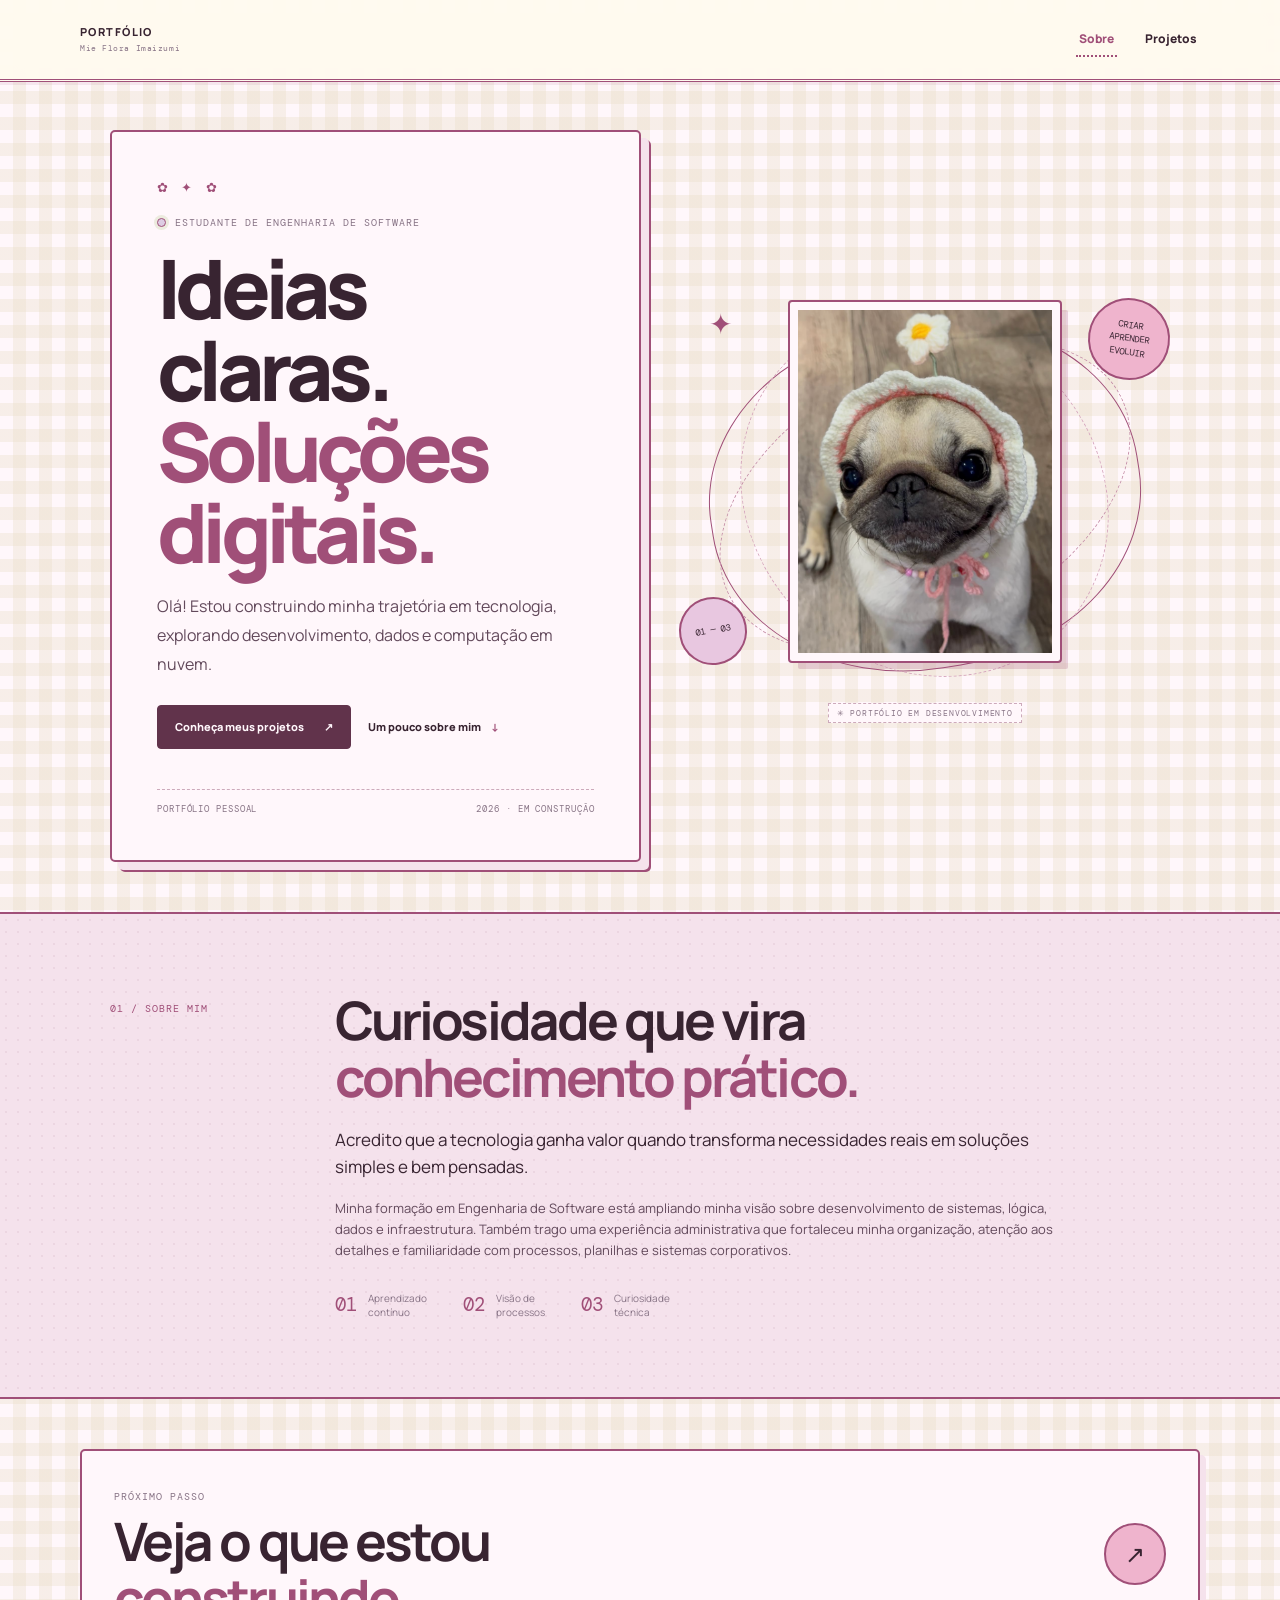
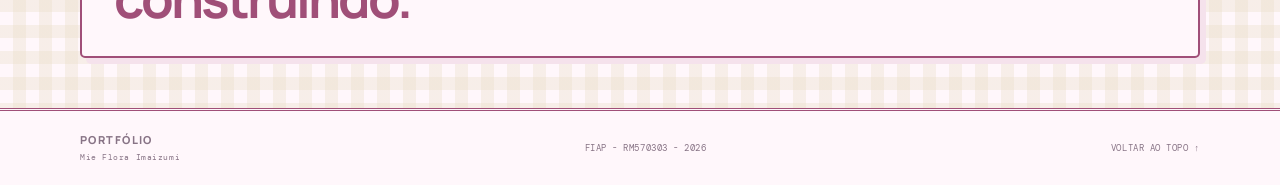
<file: index.html>
<!doctype html><html lang="pt-BR"><head><meta charset="utf-8"><meta name="viewport" content="width=device-width,initial-scale=1"><meta name="description" content="Portfólio de estudante de Engenharia de Software."><title>Portfólio — Engenharia de Software</title><link rel="preconnect" href="https://fonts.googleapis.com"><link rel="preconnect" href="https://fonts.gstatic.com" crossorigin><link href="https://fonts.googleapis.com/css2?family=DM+Mono:wght@400;500&family=Manrope:wght@400;500;600;700;800&display=swap" rel="stylesheet"><link rel="stylesheet" href="style.css"><script src="script.js" defer></script></head><body><a class="skip-link" href="#conteudo">Pular para o conteúdo</a>
<header class="site-header"><a class="wordmark" href="index.html"><span>PORTFÓLIO<small>Mie Flora Imaizumi</small></span></a><button class="menu-toggle" aria-label="Abrir menu" aria-expanded="false" aria-controls="menu">☰</button><nav class="main-nav" id="menu"><a class="active" href="index.html" aria-current="page">Sobre</a><a href="projetos.html">Projetos</a></nav></header>
<main id="conteudo"><section class="hero page-wrap"><div class="hero-copy reveal"><p class="eyebrow"><span class="pulse"></span> ESTUDANTE DE ENGENHARIA DE SOFTWARE</p><h1>Ideias claras.<br><em>Soluções digitais.</em></h1><p class="hero-intro">Olá! Estou construindo minha trajetória em tecnologia, explorando desenvolvimento, dados e computação em nuvem.</p><div class="hero-cta"><a class="button button-dark" href="projetos.html">Conheça meus projetos <span>↗</span></a><a class="text-link" href="#sobre">Um pouco sobre mim <span>↓</span></a></div><div class="hero-meta"><span>PORTFÓLIO PESSOAL</span><span>2026 · EM CONSTRUÇÃO</span></div></div><div class="hero-art reveal" aria-label="Espaço reservado para foto de perfil"><div class="art-ring ring-one"></div><div class="art-ring ring-two"></div><div class="portrait-placeholder photo-placeholder"><img class="profile-photo" src="assets/foto-mie-flora.png" alt="Cachorrinho usando um gorro de crochê com uma margarida"></div><span class="art-sticker sticker-top">CRIAR<br>APRENDER<br>EVOLUIR</span><span class="art-sticker sticker-bottom">01 — 03</span><div class="art-caption">✳ PORTFÓLIO EM DESENVOLVIMENTO</div></div></section>
<section class="intro-band" id="sobre"><div class="page-wrap about-grid"><p class="section-kicker reveal">01 / SOBRE MIM</p><div class="about-copy reveal"><h2>Curiosidade que vira<br><em>conhecimento prático.</em></h2><p class="body-large">Acredito que a tecnologia ganha valor quando transforma necessidades reais em soluções simples e bem pensadas.</p><p>Minha formação em Engenharia de Software está ampliando minha visão sobre desenvolvimento de sistemas, lógica, dados e infraestrutura. Também trago uma experiência administrativa que fortaleceu minha organização, atenção aos detalhes e familiaridade com processos, planilhas e sistemas corporativos.</p><div class="quick-facts"><div><b>01</b><span>Aprendizado<br>contínuo</span></div><div><b>02</b><span>Visão de<br>processos</span></div><div><b>03</b><span>Curiosidade<br>técnica</span></div></div></div></div></section><section class="next-panel page-wrap reveal"><div><p class="eyebrow">PRÓXIMO PASSO</p><h2>Veja o que estou<br><em>construindo.</em></h2></div><a class="round-arrow" href="projetos.html" aria-label="Ir para projetos">↗</a></section></main><footer class="site-footer"><a class="wordmark" href="index.html"><span>PORTFÓLIO<small>Mie Flora Imaizumi</small></span></a><span>FIAP - RM570303 - 2026</span><a href="#conteudo">VOLTAR AO TOPO ↑</a></footer></body></html>
</file>
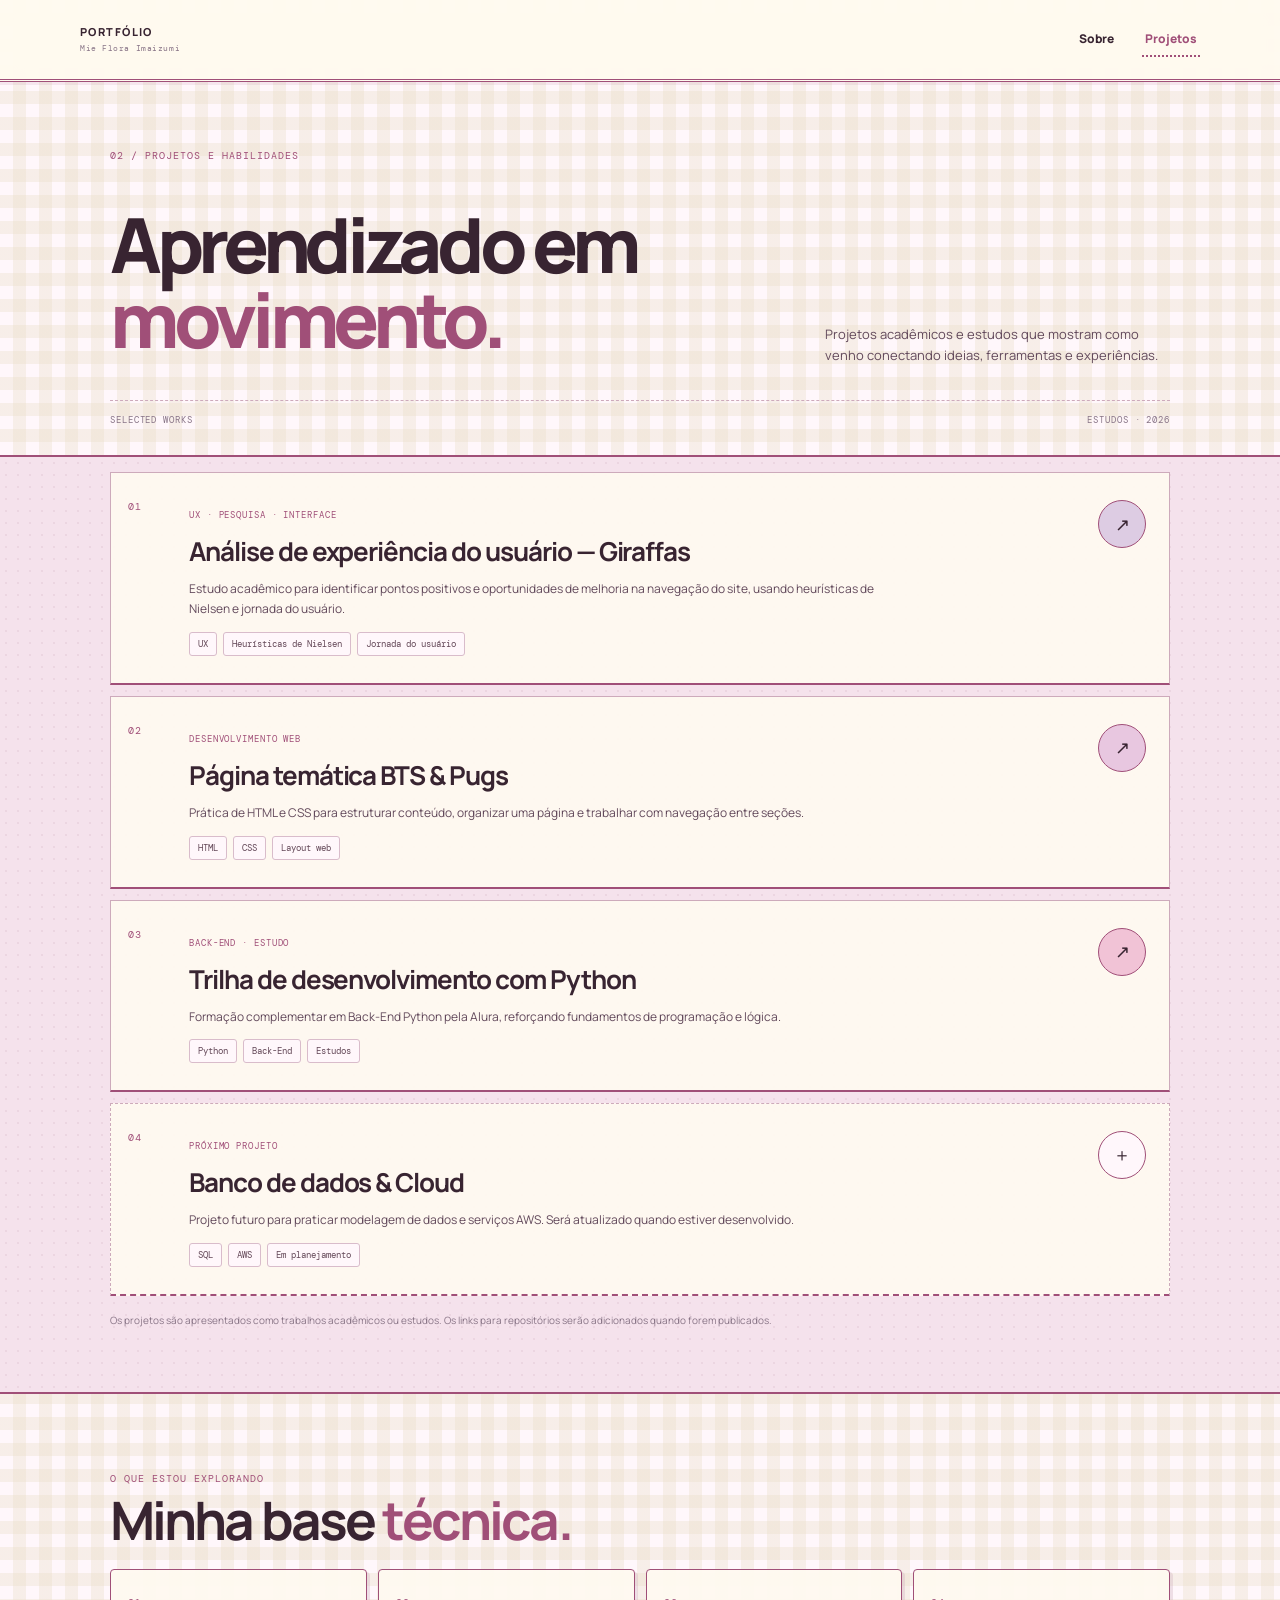
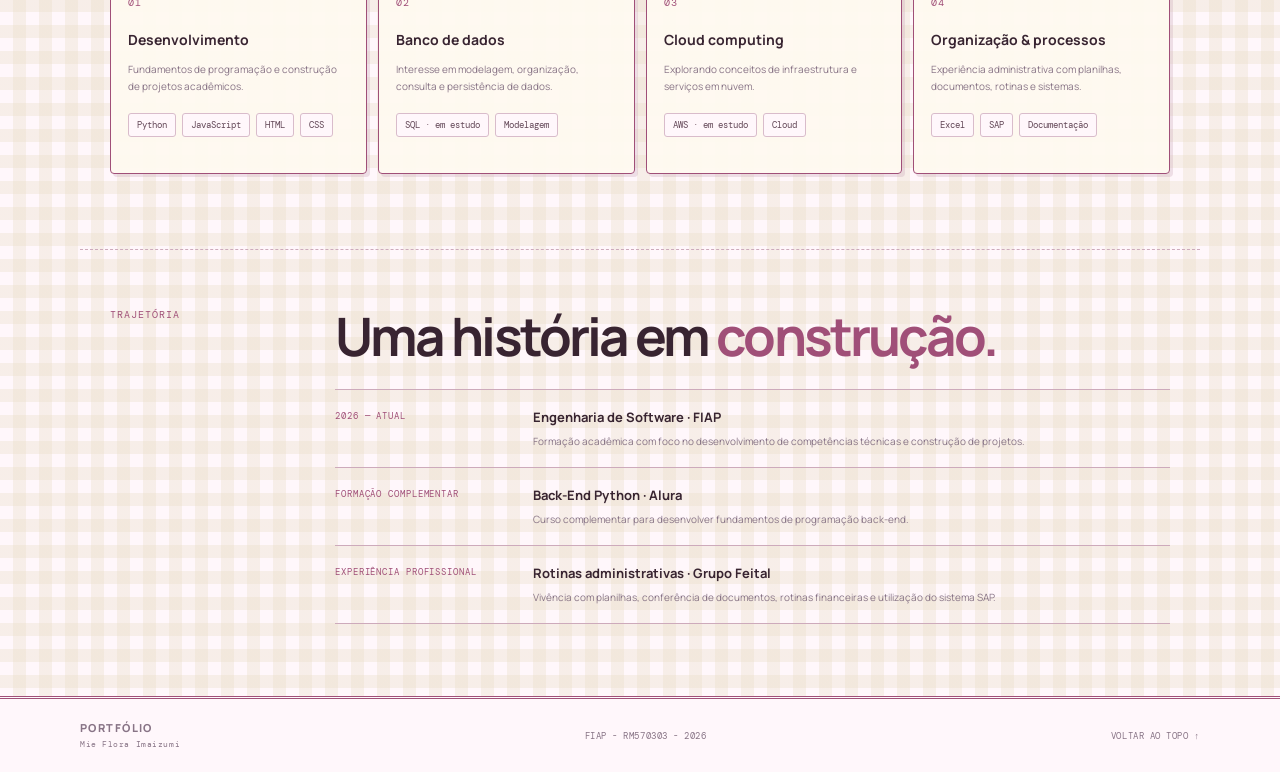
<file: projetos.html>
<!doctype html>
<html lang="pt-BR">
<head><meta charset="utf-8"><meta name="viewport" content="width=device-width, initial-scale=1"><meta name="description" content="Projetos e competências em desenvolvimento, UX, dados e cloud."><title>Projetos — Portfólio</title><link rel="preconnect" href="https://fonts.googleapis.com"><link rel="preconnect" href="https://fonts.gstatic.com" crossorigin><link href="https://fonts.googleapis.com/css2?family=DM+Mono:wght@400;500&family=Manrope:wght@400;500;600;700;800&display=swap" rel="stylesheet"><link rel="stylesheet" href="style.css"><script src="script.js" defer></script></head>
<body><a class="skip-link" href="#conteudo">Pular para o conteúdo</a><header class="site-header"><a class="wordmark" href="index.html" aria-label="Portfólio, início"><span>PORTFÓLIO<small>Mie Flora Imaizumi</small></span></a><button class="menu-toggle" aria-label="Abrir menu" aria-expanded="false" aria-controls="menu">☰</button><nav class="main-nav" id="menu"><a href="index.html">Sobre</a><a class="active" href="projetos.html" aria-current="page">Projetos</a></nav></header>
<main id="conteudo"><section class="page-hero page-wrap"><p class="section-kicker reveal">02 / PROJETOS E HABILIDADES</p><div class="page-title-row reveal"><h1>Aprendizado em<br><em>movimento.</em></h1><p>Projetos acadêmicos e estudos que mostram como venho conectando ideias, ferramentas e experiências.</p></div><div class="hero-meta"><span>SELECTED WORKS</span><span>ESTUDOS · 2026</span></div></section>
<section class="projects-section"><div class="page-wrap">
<article class="work-card reveal"><div class="work-index">01</div><div class="work-content"><p class="project-type">UX · PESQUISA · INTERFACE</p><h2>Análise de experiência do usuário — Giraffas</h2><p>Estudo acadêmico para identificar pontos positivos e oportunidades de melhoria na navegação do site, usando heurísticas de Nielsen e jornada do usuário.</p><div class="chips"><span>UX</span><span>Heurísticas de Nielsen</span><span>Jornada do usuário</span></div></div><div class="work-symbol symbol-lime">↗</div></article>
<article class="work-card reveal"><div class="work-index">02</div><div class="work-content"><p class="project-type">DESENVOLVIMENTO WEB</p><h2>Página temática BTS &amp; Pugs</h2><p>Prática de HTML e CSS para estruturar conteúdo, organizar uma página e trabalhar com navegação entre seções.</p><div class="chips"><span>HTML</span><span>CSS</span><span>Layout web</span></div></div><div class="work-symbol symbol-lilac">↗</div></article>
<article class="work-card reveal"><div class="work-index">03</div><div class="work-content"><p class="project-type">BACK-END · ESTUDO</p><h2>Trilha de desenvolvimento com Python</h2><p>Formação complementar em Back-End Python pela Alura, reforçando fundamentos de programação e lógica.</p><div class="chips"><span>Python</span><span>Back-End</span><span>Estudos</span></div></div><div class="work-symbol symbol-orange">↗</div></article>
<article class="work-card work-future reveal"><div class="work-index">04</div><div class="work-content"><p class="project-type">PRÓXIMO PROJETO</p><h2>Banco de dados &amp; Cloud</h2><p>Projeto futuro para praticar modelagem de dados e serviços AWS. Será atualizado quando estiver desenvolvido.</p><div class="chips"><span>SQL</span><span>AWS</span><span>Em planejamento</span></div></div><div class="work-symbol">＋</div></article>
<p class="source-note">Os projetos são apresentados como trabalhos acadêmicos ou estudos. Os links para repositórios serão adicionados quando forem publicados.</p>
</div></section>
<section class="skills-section"><div class="page-wrap"><div class="section-head reveal"><p class="section-kicker">O QUE ESTOU EXPLORANDO</p><h2>Minha base <em>técnica.</em></h2></div><div class="skill-grid">
<article class="skill-card reveal"><span class="skill-no">01</span><h3>Desenvolvimento</h3><p>Fundamentos de programação e construção de projetos acadêmicos.</p><div class="chips"><span>Python</span><span>JavaScript</span><span>HTML</span><span>CSS</span></div></article>
<article class="skill-card reveal"><span class="skill-no">02</span><h3>Banco de dados</h3><p>Interesse em modelagem, organização, consulta e persistência de dados.</p><div class="chips"><span>SQL · em estudo</span><span>Modelagem</span></div></article>
<article class="skill-card reveal"><span class="skill-no">03</span><h3>Cloud computing</h3><p>Explorando conceitos de infraestrutura e serviços em nuvem.</p><div class="chips"><span>AWS · em estudo</span><span>Cloud</span></div></article>
<article class="skill-card reveal"><span class="skill-no">04</span><h3>Organização &amp; processos</h3><p>Experiência administrativa com planilhas, documentos, rotinas e sistemas.</p><div class="chips"><span>Excel</span><span>SAP</span><span>Documentação</span></div></article></div></div></section>
<section class="journey-section page-wrap"><div class="section-kicker reveal">TRAJETÓRIA</div><div class="journey-copy"><h2 class="reveal">Uma história em <em>construção.</em></h2><div class="timeline"><article class="reveal"><span>2026 — ATUAL</span><div><h3>Engenharia de Software · FIAP</h3><p>Formação acadêmica com foco no desenvolvimento de competências técnicas e construção de projetos.</p></div></article><article class="reveal"><span>FORMAÇÃO COMPLEMENTAR</span><div><h3>Back-End Python · Alura</h3><p>Curso complementar para desenvolver fundamentos de programação back-end.</p></div></article><article class="reveal"><span>EXPERIÊNCIA PROFISSIONAL</span><div><h3>Rotinas administrativas · Grupo Feital</h3><p>Vivência com planilhas, conferência de documentos, rotinas financeiras e utilização do sistema SAP.</p></div></article></div></div></section></main>
<footer class="site-footer"><a class="wordmark" href="index.html"><span>PORTFÓLIO<small>Mie Flora Imaizumi</small></span></a><span>FIAP - RM570303 - 2026</span><a href="#conteudo">VOLTAR AO TOPO ↑</a></footer></body></html>
</file>
<file: style.css>
:root {
  --paper: #fff7fb;
  --cream: #f5e2ec;
  --gingham: #eed7e2;
  --ink: #382431;
  --soft: #62495b;
  --muted: #887486;
  --line: #cdaabb;
  --brown: #a04f78;
  --brown-deep: #61334b;
  --honey: #efb4cd;
  --rose: #f1c3d6;
  --mint: #ddcce3;
  --lilac: #e8c7e0;
  --mono: 'DM Mono', 'Courier New', monospace;
  --sans: Manrope, Arial, sans-serif;
  --max: 1120px;
}

* { box-sizing: border-box; }
html { scroll-behavior: smooth; scroll-padding-top: 90px; }
body {
  margin: 0;
  color: var(--ink);
  font-family: var(--sans);
  line-height: 1.65;
  background-color: var(--paper);
  background-image: linear-gradient(90deg, transparent 50%, #eadfc960 50%), linear-gradient(transparent 50%, #eadfc960 50%);
  background-size: 26px 26px;
}
a { color: inherit; text-decoration: none; }
.skip-link { position: absolute; left: -999px; top: 10px; z-index: 40; padding: 10px 14px; color: white; background: var(--brown-deep); }
.skip-link:focus { left: 10px; }
.site-header {
  position: sticky; top: 0; z-index: 20; min-height: 82px; display: flex; align-items: center; justify-content: space-between;
  padding: 10px max(calc((100vw - var(--max))/2), 5vw); border-bottom: 3px double var(--brown);
  background: #fffaf0f2; box-shadow: 0 3px 0 #a04f7819; backdrop-filter: blur(12px);
}
.wordmark { display: flex; align-items: center; gap: 11px; font-size: 11px; letter-spacing: .13em; font-weight: 800; line-height: 1.15; }
.wordmark small { display: block; margin-top: 5px; color: var(--muted); font: 8px var(--mono); letter-spacing: .07em; }
.wordmark-icon { width: 39px; height: 39px; display: grid; place-items: center; border: 2px solid var(--brown-deep); border-radius: 5px; color: var(--brown-deep); background: var(--honey); box-shadow: 3px 3px 0 var(--brown); font: 700 18px var(--mono); }
.main-nav { display: flex; align-items: center; gap: 25px; font-size: 12px; font-weight: 800; }
.main-nav>a:not(.nav-contact) { padding: 7px 3px; border-bottom: 2px dotted transparent; }
.main-nav>a:hover, .main-nav>a.active { color: var(--brown); border-bottom-color: var(--brown); }
.nav-contact { padding: 8px 13px; border: 1px solid var(--brown); border-radius: 4px; background: var(--cream); }
.nav-contact span { margin-left: 8px; }
.menu-toggle { display: none; padding: 5px 9px; border: 1px solid var(--brown); border-radius: 4px; color: var(--ink); background: var(--cream); font-size: 22px; }
.page-wrap { max-width: var(--max); margin: auto; padding-right: 30px; padding-left: 30px; }
.hero { min-height: 620px; display: grid; grid-template-columns: 1.04fr .96fr; gap: 38px; align-items: center; padding-top: 48px; padding-bottom: 50px; }
.hero-copy { position: relative; z-index: 1; padding: clamp(25px, 4vw, 45px); border: 2px solid var(--brown); border-radius: 5px; background: var(--paper); box-shadow: 8px 8px 0 var(--cream), 10px 10px 0 var(--brown); }
.hero-copy:before, .process-content:before { content: '✿  ✦  ✿'; display: block; margin-bottom: 18px; color: var(--brown); font-size: 13px; letter-spacing: .4em; }
.eyebrow, .section-kicker, .hero-meta, .art-caption, .project-type, .work-index, .skill-no, .reference>span, .reference>small, .timeline>article>span, .link-placeholders span { font: 10px var(--mono); letter-spacing: .1em; }
.eyebrow { display: flex; align-items: center; gap: 9px; color: var(--muted); }
.pulse { width: 9px; height: 9px; border: 1px solid var(--brown); border-radius: 50%; background: var(--mint); box-shadow: 0 0 0 3px #c5d2a255; }
.hero h1, .page-title-row h1 { margin: 19px 0; font-size: clamp(47px, 6.8vw, 82px); font-weight: 800; line-height: .99; letter-spacing: -.07em; }
.hero h1 em, .page-title-row h1 em, .about-copy h2 em, .next-panel h2 em, .section-head h2 em, .journey-copy h2 em, .process-content h2 em, .final-reflection h2 em { color: var(--brown); font-style: normal; }
.hero-intro { max-width: 470px; color: var(--soft); font-size: 16px; line-height: 1.8; }
.hero-cta { display: flex; flex-wrap: wrap; align-items: center; gap: 17px; margin-top: 26px; }
.button { display: inline-flex; align-items: center; gap: 20px; padding: 12px 17px; border: 1px solid var(--brown-deep); border-radius: 4px; font-size: 11px; font-weight: 800; transition: transform .2s, box-shadow .2s; }
.button:hover { transform: translate(-2px,-2px); box-shadow: 3px 3px 0 var(--brown); }
.button-dark { color: var(--paper); background: var(--brown-deep); }
.text-link { font-size: 11px; font-weight: 800; }
.text-link span { margin-left: 8px; color: var(--brown); }
.hero-meta { display: flex; justify-content: space-between; gap: 12px; margin-top: 40px; padding-top: 13px; border-top: 1px dashed var(--line); color: var(--muted); font-size: 9px; }
.hero-art { position: relative; min-height: 455px; display: grid; place-items: center; padding-bottom: 28px; }
.hero-art:before { content: ''; position: absolute; inset: 12% 6%; border: 1px solid var(--brown); border-radius: 48%; transform: rotate(-9deg); }
.hero-art:after { content: '✦'; position: absolute; top: 7%; left: 6%; color: var(--brown); font-size: 28px; }
.portrait-placeholder { position: relative; z-index: 2; width: min(66%, 270px); aspect-ratio: .88; overflow: hidden; display: flex; flex-direction: column; align-items: center; justify-content: center; border: 8px solid var(--paper); outline: 2px solid var(--brown); border-radius: 2px; background: repeating-linear-gradient(0deg, #f8e9f0, #f8e9f0 14px, #f2dce7 14px, #f2dce7 28px); text-align: center; box-shadow: 8px 8px 0 #a04f7838; }
.portrait-placeholder:before { content: '✿'; position: absolute; top: 9%; color: #b87598; font-size: 50px; opacity: .45; }
.portrait-placeholder.photo-placeholder { display: block; aspect-ratio: 436 / 580; padding: 0; background: #f3e5eb; }
.portrait-placeholder.photo-placeholder:before { content: none; }
.profile-photo { display: block; width: 100%; height: 100%; object-fit: cover; object-position: center; }
.portrait-placeholder:after { content: ''; position: absolute; inset: 15px; border: 1px dashed #9f718b; }
.portrait-placeholder>* { position: relative; z-index: 2; }
.portrait-placeholder span { margin-top: 55px; color: var(--muted); font: 10px var(--mono); letter-spacing: .2em; }
.portrait-placeholder strong { margin: 8px; font-size: 24px; line-height: 1.08; }
.portrait-placeholder small { color: var(--muted); font: 9px var(--mono); }
.art-ring { position: absolute; border: 1px dashed #c894ac; border-radius: 50%; transform: rotate(-27deg); }
.ring-one { width: 440px; height: 270px; }
.ring-two { width: 385px; height: 345px; transform: rotate(41deg); border-color: #d7a9bf; }
.art-sticker { position: absolute; z-index: 3; width: 82px; height: 82px; display: grid; place-content: center; border: 2px solid var(--brown); border-radius: 50%; background: var(--honey); text-align: center; font: 9px/1.5 var(--mono); transform: rotate(8deg); }
.sticker-top { top: 30px; right: 0; }
.sticker-bottom { bottom: 58px; left: 0; width: 68px; height: 68px; background: var(--lilac); transform: rotate(-10deg); }
.art-caption { position: absolute; right: 50%; bottom: 0; transform: translateX(50%); padding: 4px 8px; border: 1px dashed var(--line); background: var(--paper); color: var(--muted); font-size: 8px; white-space: nowrap; }
.intro-band, .projects-section, .process-section { border-block: 2px solid var(--brown); background-color: var(--cream); background-image: radial-gradient(#cdaabb38 1px, transparent 1px); background-size: 12px 12px; }
.intro-band { padding: 78px 0; }
.about-grid, .journey-section, .process-grid { display: grid; grid-template-columns: 180px 1fr; gap: 45px; }
.section-kicker { color: var(--brown); }
.about-copy h2, .next-panel h2, .section-head h2, .journey-copy h2, .process-content h2 { margin: 0 0 20px; font-size: clamp(32px, 4.8vw, 53px); line-height: 1.08; letter-spacing: -.055em; }
.about-copy p { max-width: 740px; color: var(--soft); font-size: 13px; }
.about-copy .body-large { color: var(--ink); font-size: 17px; line-height: 1.6; }
.quick-facts { display: flex; flex-wrap: wrap; gap: 36px; margin-top: 29px; }
.quick-facts div { display: flex; align-items: center; gap: 11px; }
.quick-facts b { color: var(--brown); font: 19px var(--mono); }
.quick-facts span { color: var(--muted); font-size: 10px; line-height: 1.4; }
.next-panel { display: flex; align-items: center; justify-content: space-between; margin-top: 50px; margin-bottom: 50px; padding: 29px 32px; border: 2px solid var(--brown); border-radius: 5px; background: var(--paper); box-shadow: 6px 6px 0 var(--cream); }
.next-panel h2 { margin: 8px 0 0; }
.round-arrow { width: 62px; height: 62px; display: grid; place-items: center; border: 2px solid var(--brown); border-radius: 50%; background: var(--honey); font-size: 24px; transition: transform .2s; }
.round-arrow:hover { transform: rotate(8deg) scale(1.06); }
.site-footer { display: flex; align-items: center; justify-content: space-between; gap: 20px; padding: 23px max(calc((100vw - var(--max))/2), 5vw); border-top: 3px double var(--brown); background: var(--paper); color: var(--muted); }
.site-footer>span, .site-footer>a:last-child { font: 9px var(--mono); letter-spacing: .06em; }
.site-footer>a:last-child:hover { color: var(--brown); }
.page-hero { padding-top: 57px; padding-bottom: 29px; }
.page-title-row { display: flex; align-items: end; justify-content: space-between; gap: 35px; padding: 16px 0; }
.page-title-row h1 { font-size: clamp(46px, 6.7vw, 76px); }
.page-title-row>p { max-width: 345px; margin-bottom: 10px; color: var(--soft); font-size: 13px; }
.page-hero .hero-meta { margin-top: 8px; }
.projects-section { padding: 15px 0 53px; }
.work-card { display: grid; grid-template-columns: 45px 1fr 54px; gap: 16px; align-items: start; padding: 27px 17px; border: 1px solid #cdaabb; border-bottom: 2px solid var(--brown); background: #fffaf0ed; transition: transform .2s, box-shadow .2s; }
.work-card + .work-card { margin-top: 11px; }
.work-card:hover { transform: translateY(-2px); box-shadow: 4px 4px 0 #a04f7826; }
.work-index, .project-type { color: var(--brown); }
.project-type { font-size: 9px; }
.work-content h2 { margin: 6px 0; font-size: clamp(19px, 2.7vw, 26px); letter-spacing: -.04em; }
.work-content>p:not(.project-type) { max-width: 710px; margin: 0 0 13px; color: var(--soft); font-size: 12px; }
.chips { display: flex; flex-wrap: wrap; gap: 6px; }
.chips span { padding: 5px 8px; border: 1px solid #d9bccb; border-radius: 3px; background: var(--paper); color: #634757; font: 9px var(--mono); }
.work-symbol { width: 48px; height: 48px; display: grid; place-items: center; border: 1px solid var(--brown); border-radius: 50%; background: var(--paper); font-size: 18px; }
.symbol-lime { background: var(--mint); }
.symbol-lilac { background: var(--lilac); }
.symbol-orange { background: var(--rose); }
.work-future { opacity: .85; border-style: dashed; }
.source-note { margin-top: 16px; color: var(--muted); font-size: 10px; }
.skills-section { padding: 68px 0 75px; }
.section-head { margin-bottom: 20px; }
.section-head h2 { margin: 0; }
.section-head .section-kicker { margin-bottom: 7px; }
.skill-grid { display: grid; grid-template-columns: repeat(4,1fr); gap: 11px; }
.skill-card { min-height: 205px; padding: 17px; border: 1px solid var(--brown); border-radius: 4px; background: #fffaf0eF; box-shadow: 3px 3px 0 #cdaabb55; transition: transform .2s; }
.skill-card:hover { transform: translateY(-3px) rotate(-.4deg); }
.skill-no { color: var(--brown); }
.skill-card h3 { margin: 15px 0 6px; font-size: 14px; }
.skill-card p { min-height: 42px; color: var(--muted); font-size: 10px; }
.journey-section { padding-top: 58px; padding-bottom: 72px; border-top: 1px dashed var(--line); }
.journey-copy h2 { margin-bottom: 24px; }
.timeline { border-top: 1px solid var(--line); }
.timeline article { display: grid; grid-template-columns: 180px 1fr; gap: 18px; padding: 17px 0; border-bottom: 1px solid var(--line); }
.timeline>article>span { padding-top: 3px; color: var(--brown); font-size: 9px; }
.timeline h3 { margin: 0 0 5px; font-size: 13px; }
.timeline p { margin: 0; color: var(--muted); font-size: 10px; }
.process-section { padding: 18px 0 70px; }
.process-grid>.section-kicker { padding-top: 29px; }
.process-content { padding: 25px; border: 2px solid var(--brown); background: var(--paper); box-shadow: 6px 6px 0 #cdaabb66; }
.process-content h2 { margin-bottom: 16px; }
.reference-list { border-top: 1px solid var(--line); }
.reference { display: grid; grid-template-columns: 28px 1fr 120px; gap: 12px; padding: 16px 2px; border-bottom: 1px dashed var(--line); }
.reference>span { color: var(--brown); }
.reference>div>a { font-size: 11px; font-weight: 800; }
.reference>div>a:hover { color: var(--brown); text-decoration: underline; }
.reference>div>p { max-width: 620px; margin: 5px 0 0; color: var(--muted); font-size: 10px; }
.reference>small { color: var(--muted); font-size: 8px; text-align: right; }
.idv-block, .prompts-block, .corrections-block { padding-top: 39px; }
.idv-block h2, .prompts-block h2, .corrections-block h2 { margin: 0 0 12px; font-size: 22px; }
.idv-block p { margin: 8px 0; color: var(--soft); font-size: 11px; }
.idv-block code { padding: 3px 5px; border: 1px solid #e2d4c2; border-radius: 3px; background: var(--cream); font: 9px var(--mono); }
.prompts-block h3 { margin: 18px 0 8px; font-size: 12px; }
.prompts-block blockquote { margin: 0; padding: 14px 16px; border-left: 3px solid var(--brown); background: var(--cream); color: var(--soft); font-size: 9px; line-height: 1.8; }
.adjustment-list { padding-left: 18px; }
.adjustment-list li { padding: 4px 0; font-size: 11px; }
.adjustment-list p, .new-prompt { margin: 4px 0 0; color: var(--soft); font-size: 10px; line-height: 1.7; }
.new-prompt { padding: 12px; border: 1px dashed var(--line); border-radius: 4px; background: var(--cream); }
.corrections-block article { display: grid; grid-template-columns: 132px 1fr; gap: 5px 12px; padding: 13px 0; border-top: 1px dashed var(--line); }
.corrections-block article>b { color: var(--brown); font-size: 9px; }
.corrections-block article>p { margin: 0 0 6px; color: var(--soft); font-size: 9px; }
.checklist { display: flex; flex-wrap: wrap; gap: 7px 14px; padding-top: 14px; border-top: 1px dashed var(--line); }
.checklist p { width: 100%; margin: 0; font-size: 10px; }
.checklist span { color: var(--muted); font-size: 9px; }
.final-reflection { padding: 43px 0 5px; }
.final-reflection h2 { max-width: 760px; margin: 12px 0; font-size: clamp(26px, 3.8vw, 40px); line-height: 1.2; letter-spacing: -.05em; }
.final-reflection>p:not(.section-kicker) { max-width: 700px; color: var(--soft); font-size: 11px; }
.link-placeholders { display: flex; flex-wrap: wrap; gap: 8px; margin-top: 19px; }
.link-placeholders span { display: flex; align-items: center; gap: 12px; padding: 8px 10px; border: 1px solid var(--line); border-radius: 4px; background: var(--cream); font-size: 8px; }
.link-placeholders b { color: var(--brown); font: 9px var(--mono); }
:focus-visible { outline: 3px solid #a36d40; outline-offset: 4px; border-radius: 3px; }
.reveal { opacity: 1; transform: none; }
.js-motion .reveal { opacity: 0; transform: translateY(10px); transition: opacity .5s ease, transform .5s ease; }
.js-motion .reveal.visible { opacity: 1; transform: none; }

@media (max-width: 850px) {
  .site-header { padding-right: 24px; padding-left: 24px; }
  .page-wrap { padding-right: 24px; padding-left: 24px; }
  .hero { gap: 25px; }
  .about-grid, .journey-section, .process-grid { grid-template-columns: 135px 1fr; gap: 27px; }
  .skill-grid { grid-template-columns: repeat(2,1fr); }
  .site-footer { padding-right: 24px; padding-left: 24px; }
}
@media (max-width: 650px) {
  .site-header { min-height: 70px; }
  .menu-toggle { display: block; cursor: pointer; }
  .main-nav { position: absolute; top: 67px; left: 0; right: 0; display: none; flex-direction: column; align-items: flex-start; gap: 14px; padding: 17px 24px 20px; border-bottom: 2px solid var(--brown); background: var(--paper); }
  .main-nav.open { display: flex; }
  .page-wrap { padding-right: 19px; padding-left: 19px; }
  .hero { grid-template-columns: 1fr; gap: 16px; padding-top: 36px; padding-bottom: 38px; }
  .hero-copy { padding: 24px; box-shadow: 5px 5px 0 var(--cream), 7px 7px 0 var(--brown); }
  .hero h1 { font-size: clamp(47px, 12vw, 66px); }
  .hero-art { min-height: 390px; padding-bottom: 24px; }
  .portrait-placeholder { width: min(64%, 240px); }
  .ring-one { width: 330px; height: 215px; }
  .ring-two { width: 310px; height: 270px; }
  .sticker-top { top: 16px; right: 1%; }
  .sticker-bottom { bottom: 47px; left: 1%; }
  .hero-meta { margin-top: 31px; font-size: 8px; }
  .intro-band { padding: 55px 0; }
  .about-grid, .journey-section, .process-grid { grid-template-columns: 1fr; gap: 16px; }
  .about-copy h2, .next-panel h2, .section-head h2, .journey-copy h2, .process-content h2 { font-size: 34px; }
  .about-copy .body-large { font-size: 15px; }
  .quick-facts { gap: 22px; }
  .quick-facts div { gap: 7px; }
  .quick-facts b { font-size: 16px; }
  .next-panel { margin-top: 35px; margin-bottom: 37px; padding: 21px; }
  .round-arrow { width: 53px; height: 53px; }
  .site-footer { align-items: flex-start; flex-direction: column; gap: 13px; padding-top: 20px; padding-bottom: 20px; }
  .page-hero { padding-top: 42px; }
  .page-title-row { display: block; padding: 10px 0; }
  .page-title-row h1 { font-size: clamp(44px, 11vw, 62px); }
  .page-title-row>p { margin: 13px 0 0; }
  .work-card { grid-template-columns: 25px 1fr 34px; gap: 9px; padding: 19px 9px; }
  .work-symbol { width: 34px; height: 34px; font-size: 15px; }
  .work-content h2 { font-size: 18px; }
  .work-content>p:not(.project-type) { font-size: 10px; }
  .skills-section { padding: 49px 0 55px; }
  .skill-card { min-height: 185px; padding: 13px; }
  .skill-card h3 { font-size: 12px; }
  .skill-card p { font-size: 9px; }
  .journey-section { padding-top: 43px; padding-bottom: 55px; }
  .timeline article { grid-template-columns: 1fr; gap: 5px; }
  .process-grid>.section-kicker { padding-top: 16px; }
  .process-content { padding: 17px; }
  .reference { grid-template-columns: 23px 1fr; gap: 6px 8px; }
  .reference>small { grid-column: 2; text-align: left; }
  .reference>div>a { font-size: 10px; }
  .reference>div>p { font-size: 9px; }
  .idv-block, .prompts-block, .corrections-block { padding-top: 31px; }
  .prompts-block blockquote { padding: 11px; font-size: 8px; }
  .corrections-block article { grid-template-columns: 95px 1fr; gap: 5px 8px; }
  .final-reflection { padding-top: 33px; }
}
@media (prefers-reduced-motion: reduce) {
  html { scroll-behavior: auto; }
  *, *::before, *::after { animation: none !important; transition: none !important; }
  .reveal, .js-motion .reveal { opacity: 1; transform: none; }
}
</file>
